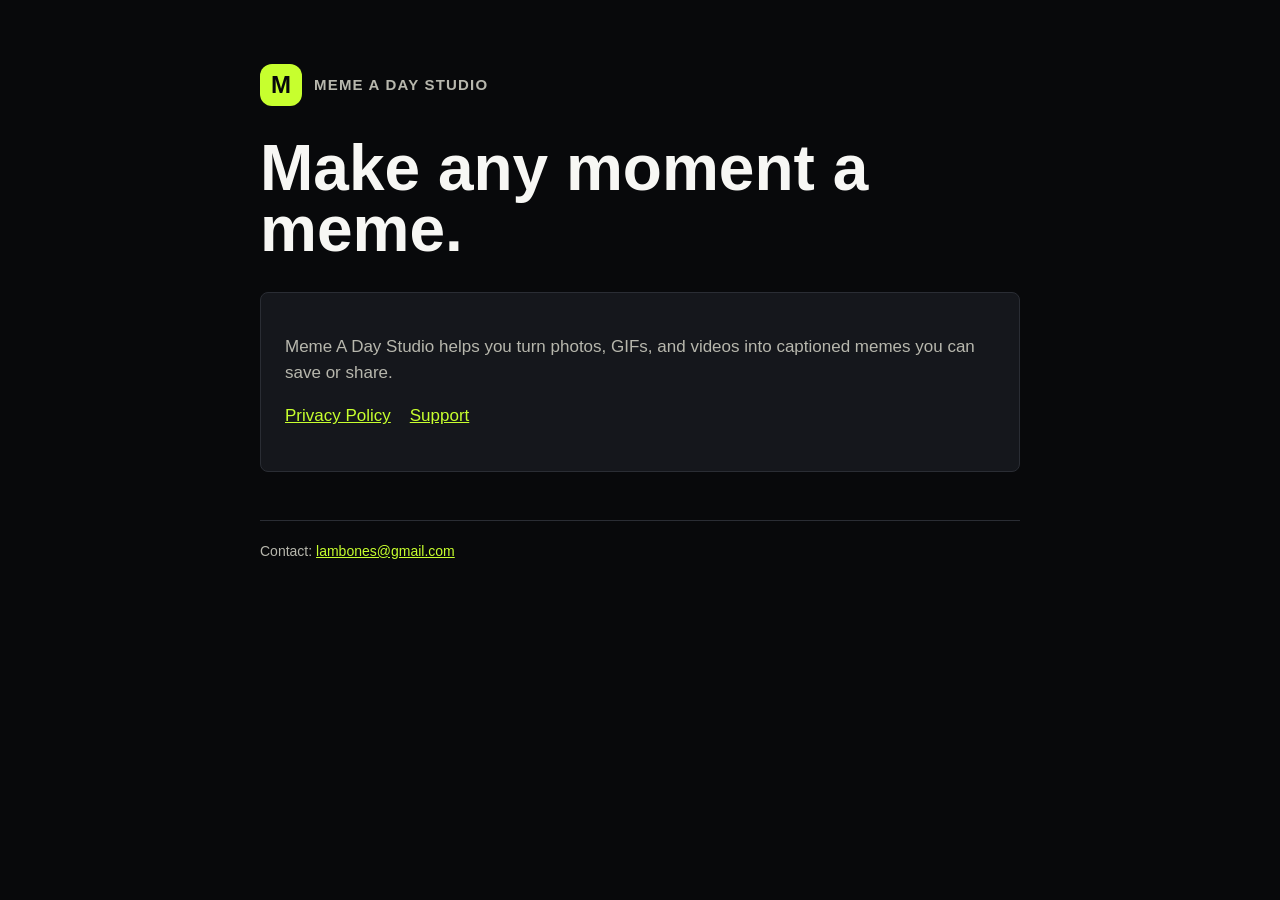
<file: index.html>
<!doctype html>
<html lang="en">
  <head>
    <meta charset="utf-8">
    <meta name="viewport" content="width=device-width, initial-scale=1">
    <title>Meme A Day Studio</title>
    <link rel="stylesheet" href="./styles.css">
  </head>
  <body>
    <main>
      <header>
        <div class="brand"><span class="mark">M</span><span>Meme A Day Studio</span></div>
        <h1>Make any moment a meme.</h1>
      </header>

      <section class="panel">
        <p>Meme A Day Studio helps you turn photos, GIFs, and videos into captioned memes you can save or share.</p>
        <p>
          <a href="./privacy/">Privacy Policy</a>
          &nbsp;&nbsp;
          <a href="./support/">Support</a>
        </p>
      </section>

      <footer>
        Contact: <a href="mailto:lambones@gmail.com">lambones@gmail.com</a>
      </footer>
    </main>
  </body>
</html>
</file>
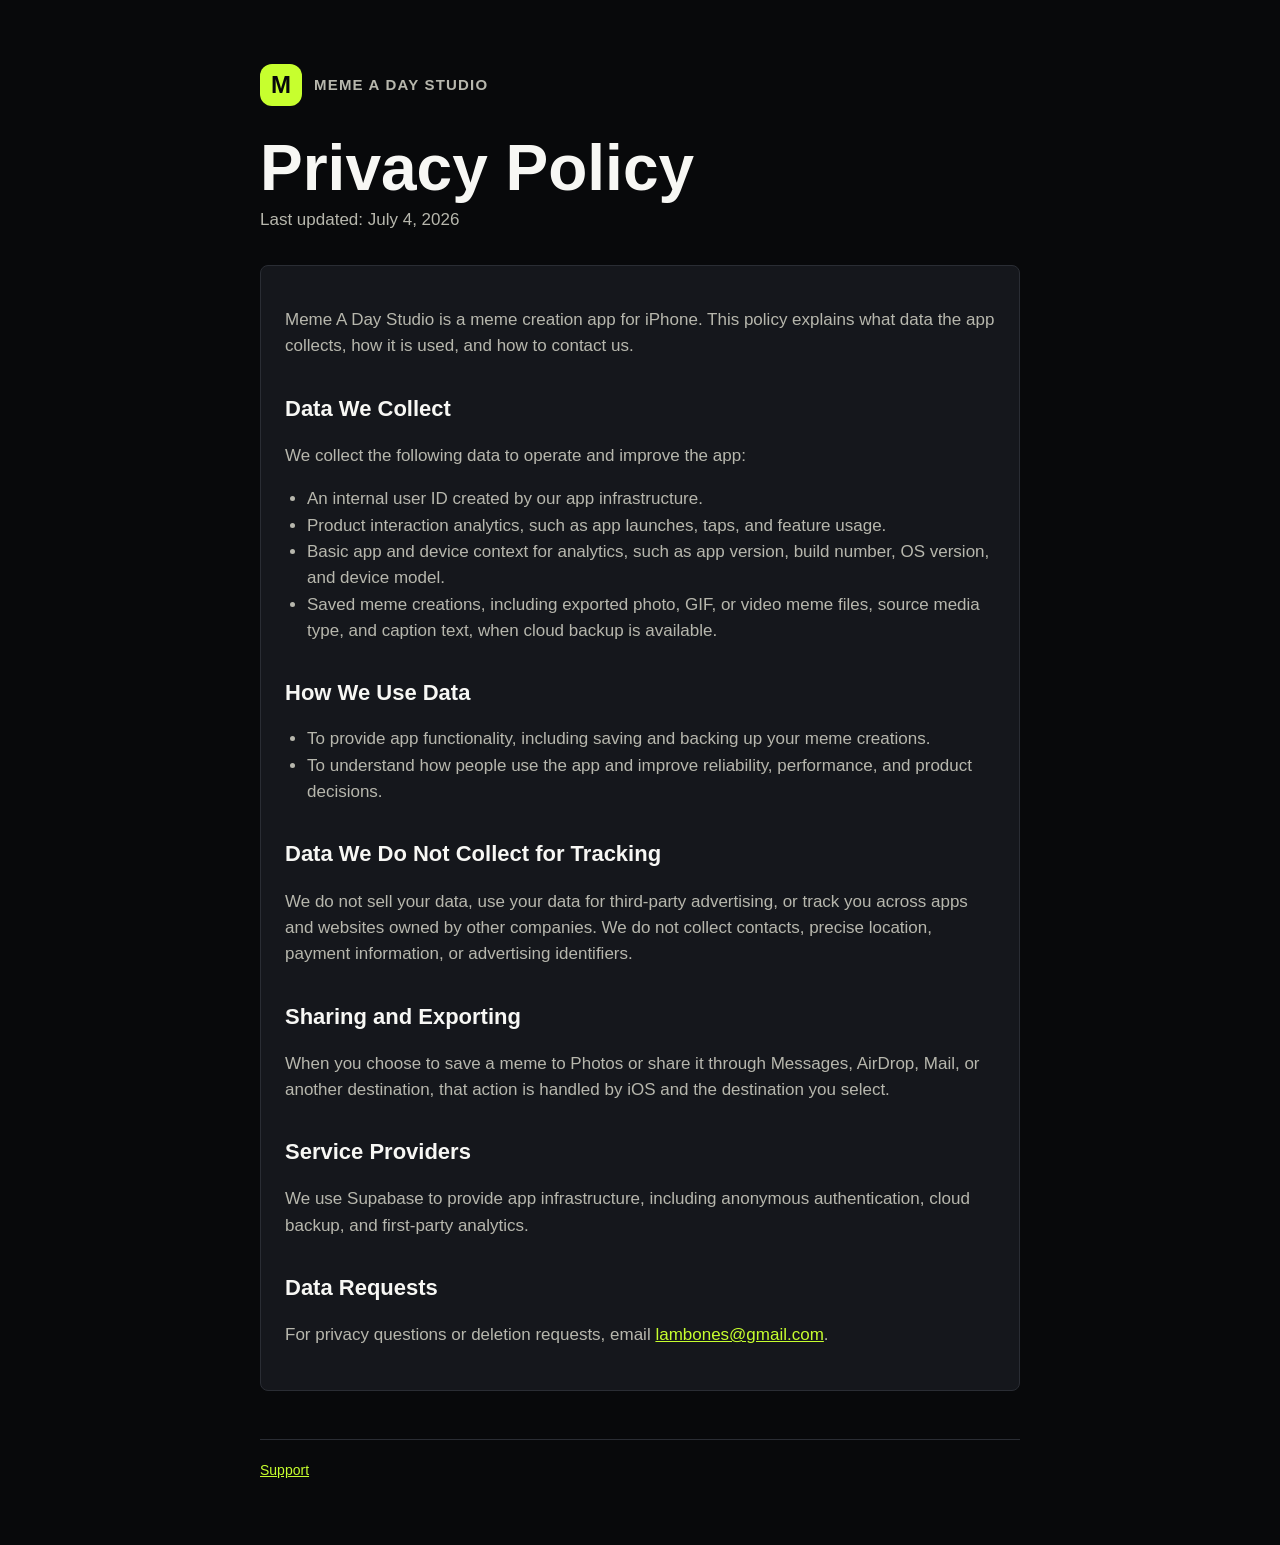
<file: privacy/index.html>
<!doctype html>
<html lang="en">
  <head>
    <meta charset="utf-8">
    <meta name="viewport" content="width=device-width, initial-scale=1">
    <title>Privacy Policy - Meme A Day Studio</title>
    <link rel="stylesheet" href="../styles.css">
  </head>
  <body>
    <main>
      <header>
        <div class="brand"><span class="mark">M</span><span>Meme A Day Studio</span></div>
        <h1>Privacy Policy</h1>
        <p class="updated">Last updated: July 4, 2026</p>
      </header>

      <section class="panel">
        <p>
          Meme A Day Studio is a meme creation app for iPhone. This policy explains what data the app collects,
          how it is used, and how to contact us.
        </p>

        <h2>Data We Collect</h2>
        <p>We collect the following data to operate and improve the app:</p>
        <ul>
          <li>An internal user ID created by our app infrastructure.</li>
          <li>Product interaction analytics, such as app launches, taps, and feature usage.</li>
          <li>Basic app and device context for analytics, such as app version, build number, OS version, and device model.</li>
          <li>Saved meme creations, including exported photo, GIF, or video meme files, source media type, and caption text, when cloud backup is available.</li>
        </ul>

        <h2>How We Use Data</h2>
        <ul>
          <li>To provide app functionality, including saving and backing up your meme creations.</li>
          <li>To understand how people use the app and improve reliability, performance, and product decisions.</li>
        </ul>

        <h2>Data We Do Not Collect for Tracking</h2>
        <p>
          We do not sell your data, use your data for third-party advertising, or track you across apps and websites
          owned by other companies. We do not collect contacts, precise location, payment information, or advertising identifiers.
        </p>

        <h2>Sharing and Exporting</h2>
        <p>
          When you choose to save a meme to Photos or share it through Messages, AirDrop, Mail, or another destination,
          that action is handled by iOS and the destination you select.
        </p>

        <h2>Service Providers</h2>
        <p>
          We use Supabase to provide app infrastructure, including anonymous authentication, cloud backup, and first-party analytics.
        </p>

        <h2>Data Requests</h2>
        <p>
          For privacy questions or deletion requests, email
          <a href="mailto:lambones@gmail.com">lambones@gmail.com</a>.
        </p>
      </section>

      <footer>
        <a href="../support/">Support</a>
      </footer>
    </main>
  </body>
</html>
</file>
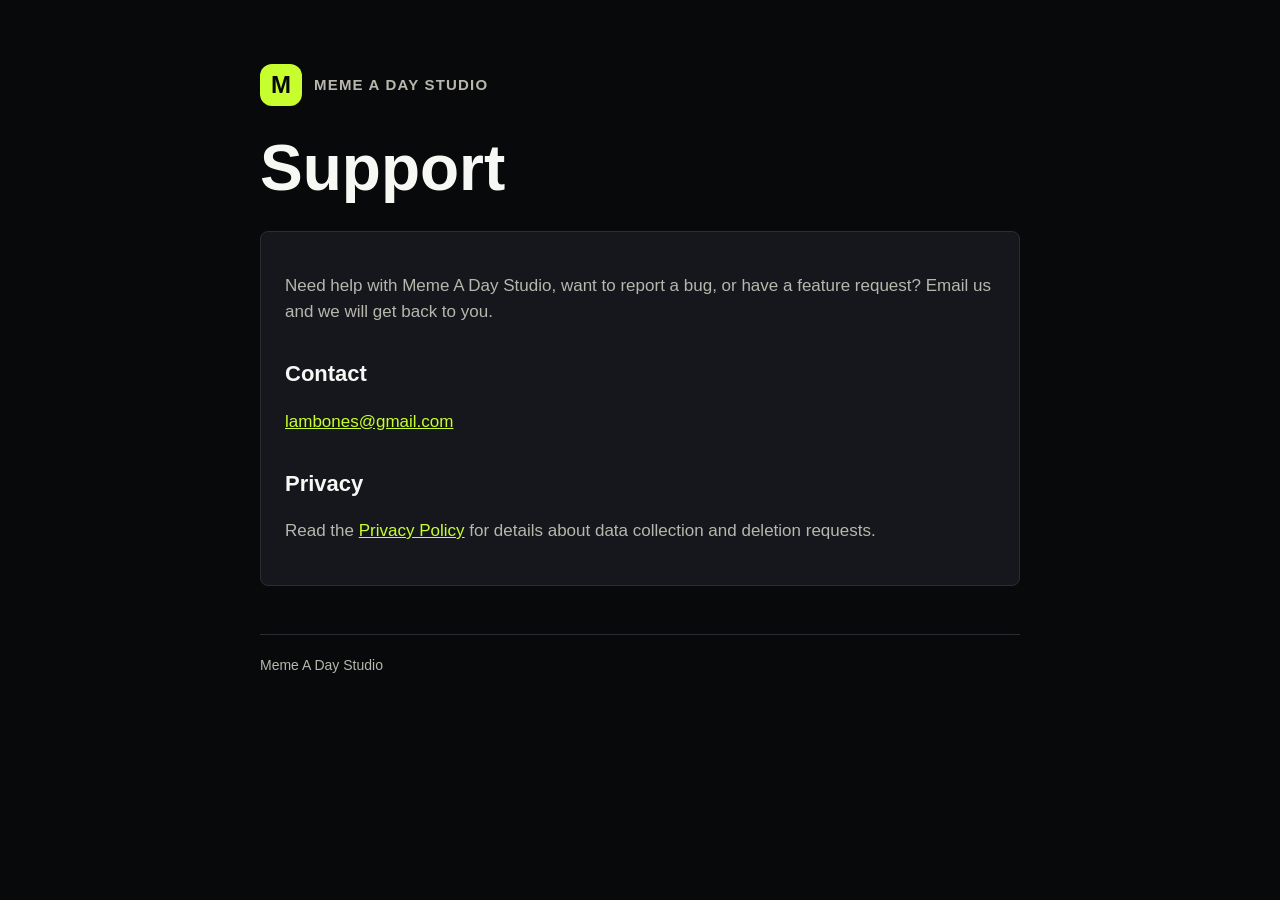
<file: support/index.html>
<!doctype html>
<html lang="en">
  <head>
    <meta charset="utf-8">
    <meta name="viewport" content="width=device-width, initial-scale=1">
    <title>Support - Meme A Day Studio</title>
    <link rel="stylesheet" href="../styles.css">
  </head>
  <body>
    <main>
      <header>
        <div class="brand"><span class="mark">M</span><span>Meme A Day Studio</span></div>
        <h1>Support</h1>
      </header>

      <section class="panel">
        <p>
          Need help with Meme A Day Studio, want to report a bug, or have a feature request?
          Email us and we will get back to you.
        </p>

        <h2>Contact</h2>
        <p><a href="mailto:lambones@gmail.com">lambones@gmail.com</a></p>

        <h2>Privacy</h2>
        <p>
          Read the <a href="../privacy/">Privacy Policy</a> for details about data collection and deletion requests.
        </p>
      </section>

      <footer>
        Meme A Day Studio
      </footer>
    </main>
  </body>
</html>
</file>
<file: styles.css>
:root {
  color-scheme: dark;
  --bg: #08090b;
  --panel: #15171c;
  --text: #f7f7f4;
  --muted: #b7b7ad;
  --line: #2a2d34;
  --lime: #c7ff2e;
}

* {
  box-sizing: border-box;
}

body {
  margin: 0;
  background: var(--bg);
  color: var(--text);
  font-family: -apple-system, BlinkMacSystemFont, "SF Pro Text", "Segoe UI", sans-serif;
  line-height: 1.55;
}

main {
  width: min(760px, calc(100% - 40px));
  margin: 0 auto;
  padding: 64px 0;
}

header {
  margin-bottom: 32px;
}

.brand {
  display: inline-flex;
  align-items: center;
  gap: 12px;
  color: var(--muted);
  font-size: 15px;
  font-weight: 700;
  letter-spacing: 0.08em;
  text-transform: uppercase;
}

.mark {
  display: grid;
  width: 42px;
  height: 42px;
  place-items: center;
  border-radius: 12px;
  background: var(--lime);
  color: #07080a;
  font-size: 24px;
  font-weight: 900;
  letter-spacing: 0;
}

h1 {
  margin: 32px 0 8px;
  font-size: clamp(38px, 7vw, 64px);
  line-height: 0.95;
  letter-spacing: 0;
}

h2 {
  margin: 32px 0 10px;
  font-size: 22px;
  letter-spacing: 0;
}

p,
li {
  color: var(--muted);
  font-size: 17px;
}

a {
  color: var(--lime);
}

.panel {
  padding: 24px;
  border: 1px solid var(--line);
  border-radius: 8px;
  background: var(--panel);
}

.updated {
  margin: 0;
  color: var(--muted);
}

ul {
  padding-left: 22px;
}

footer {
  margin-top: 48px;
  padding-top: 20px;
  border-top: 1px solid var(--line);
  color: var(--muted);
  font-size: 14px;
}
</file>
